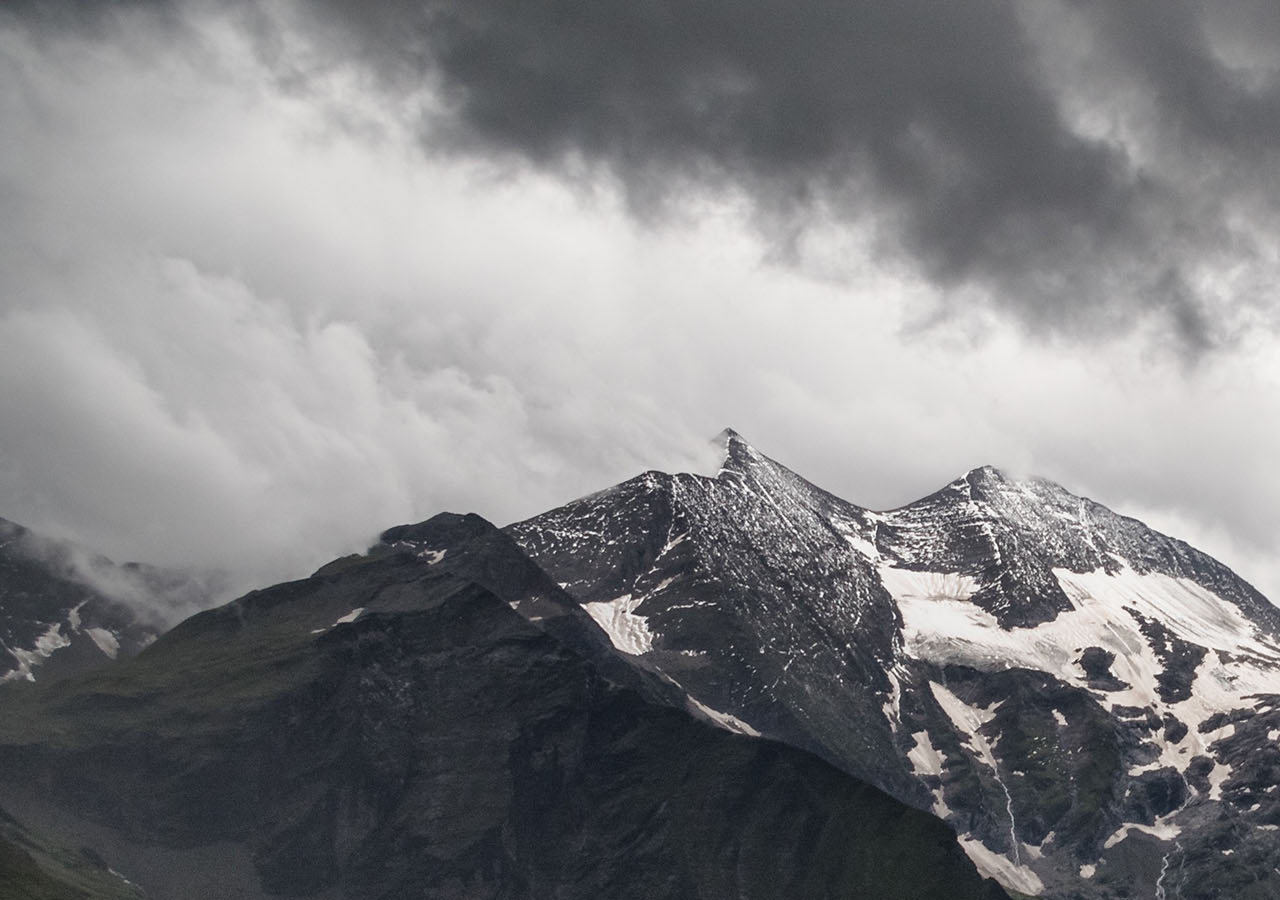
<file: src/main/webapp/WEB-INF/html/boottemplate.html>
<!DOCTYPE html>
<html lang="en">
<head>
    <meta charset="utf-8">
    <meta http-equiv="X-UA-Compatible" content="IE=edge">
    <meta name="viewport" content="width=device-width, initial-scale=1">
    <!-- The above 3 meta tags *must* come first in the head; any other head content must come *after* these tags -->
    <title>Bootstrap 101 Template</title>

    <!-- Bootstrap -->
    <link href="../assets/css/bootstrap.min.css" rel="stylesheet">
    <link href="../assets/css/login.css" rel="stylesheet">

    <!-- HTML5 shim and Respond.js for IE8 support of HTML5 elements and media queries -->
    <!-- WARNING: Respond.js doesn't work if you view the page via file:// -->
    <!--[if lt IE 9]>
    <script src="https://oss.maxcdn.com/html5shiv/3.7.3/html5shiv.min.js"></script>
    <script src="https://oss.maxcdn.com/respond/1.4.2/respond.min.js"></script>
    <![endif]-->
</head>
<body>


<!-- jQuery (necessary for Bootstrap's JavaScript plugins) -->
<script src="https://ajax.googleapis.com/ajax/libs/jquery/1.12.4/jquery.min.js"></script>
<!-- Include all compiled plugins (below), or include individual files as needed -->
<script src="../assets/js/bootstrap.min.js"></script>
</body>
</html>
</file>
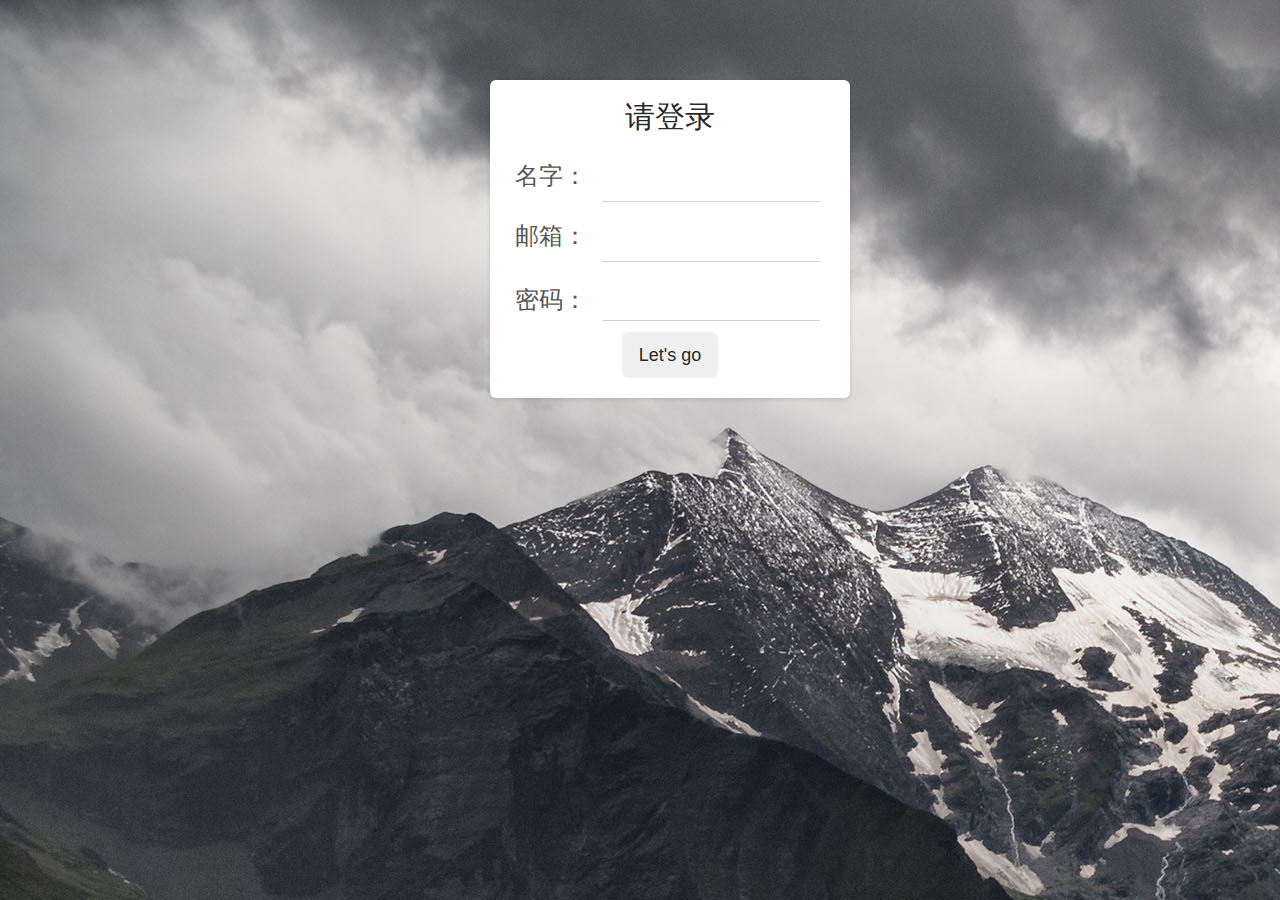
<file: src/main/webapp/WEB-INF/html/login.html>
<!DOCTYPE html>
<html lang="en">
<head>
    <meta charset="utf-8">
    <meta http-equiv="X-UA-Compatible" content="IE=edge">
    <meta name="viewport" content="width=device-width, initial-scale=1">
    <!-- The above 3 meta tags *must* come first in the head; any other head content must come *after* these tags -->
    <title>Bootstrap 101 Template</title>

    <!-- Bootstrap -->
    <link href="../assets/css/bootstrap.min.css" rel="stylesheet">
    <link href="../assets/css/login.css" rel="stylesheet">

    <!-- HTML5 shim and Respond.js for IE8 support of HTML5 elements and media queries -->
    <!-- WARNING: Respond.js doesn't work if you view the page via file:// -->
    <!--[if lt IE 9]>
    <script src="https://oss.maxcdn.com/html5shiv/3.7.3/html5shiv.min.js"></script>
    <script src="https://oss.maxcdn.com/respond/1.4.2/respond.min.js"></script>
    <![endif]-->
</head>
<body>

<div id="mainbody" class="wrapper wrapper-full-page">
    <div class="full-page login-page" filter-color="black" data-image="../assets/img/login.jpeg">
        <!--   you can change the color of the filter page using: data-color="blue | purple | green | orange | red | rose " -->
        <div class="content">
            <div class="container">
                <div class="row">
                    <div class="col-md-4 col-sm-6 col-md-offset-4 col-sm-offset-3">
                        <form method="#" action="#" class="form-signin">
                            <div class="card card-login">
                                <div class="form-signin-heading text-center">
                                    <h2>请登录</h2>
                                </div>
                                <!--  表单输入组 以及白色卡片，
                                      文本自动居中   text-center
                                      宽度 百分比布局  width:30%  witdh:70%
                                      f12  复制节点html内容,主要是 分层思想 那三个板块
                                      复制 计算后 css样式 ，放到相应类中 .input-group
                                      -->
                                <div class="card-content">
                                    <div class="input-group">
                                            <span class="input-group-addon">
                                                <i class="material-icons">名字：</i>
                                            </span>
                                        <div class="form-group label-floating is-empty">
                                            <label class="control-label"></label>
                                            <input class="form-control" type="text">
                                            <span class="material-input"></span></div>
                                    </div>
                                    <div class="input-group">
                                            <span class="input-group-addon">
                                                <i class="material-icons">邮箱：</i>
                                            </span>
                                        <div class="form-group label-floating is-empty">
                                            <label class="control-label"></label>
                                            <input class="form-control" type="email">
                                            <span class="material-input"></span></div>
                                    </div>
                                    <div class="input-group">
                                            <span class="input-group-addon">
                                                <i class="material-icons">密码：</i>
                                            </span>
                                        <div class="form-group label-floating is-empty">
                                            <label class="control-label"></label>
                                            <input class="form-control" type="password">
                                            <span class="material-input"></span></div>
                                    </div>
                                </div>

                                <div class="footer text-center">
                                    <button type="submit" class="btn btn-rose btn-simple btn-wd btn-lg">Let's go</button>
                                </div>
                            </div>
                        </form>
                    </div>
                </div>
            </div>
        </div>

        <div class="full-page-background" style="background-image: url(../assets/img/login.jpeg) "></div></div>
</div>
<!-- jQuery (necessary for Bootstrap's JavaScript plugins) -->
<script src="https://ajax.googleapis.com/ajax/libs/jquery/1.12.4/jquery.min.js"></script>
<!-- Include all compiled plugins (below), or include individual files as needed -->
<script src="../assets/js/bootstrap.min.js"></script>
</body>
</html>
</file>
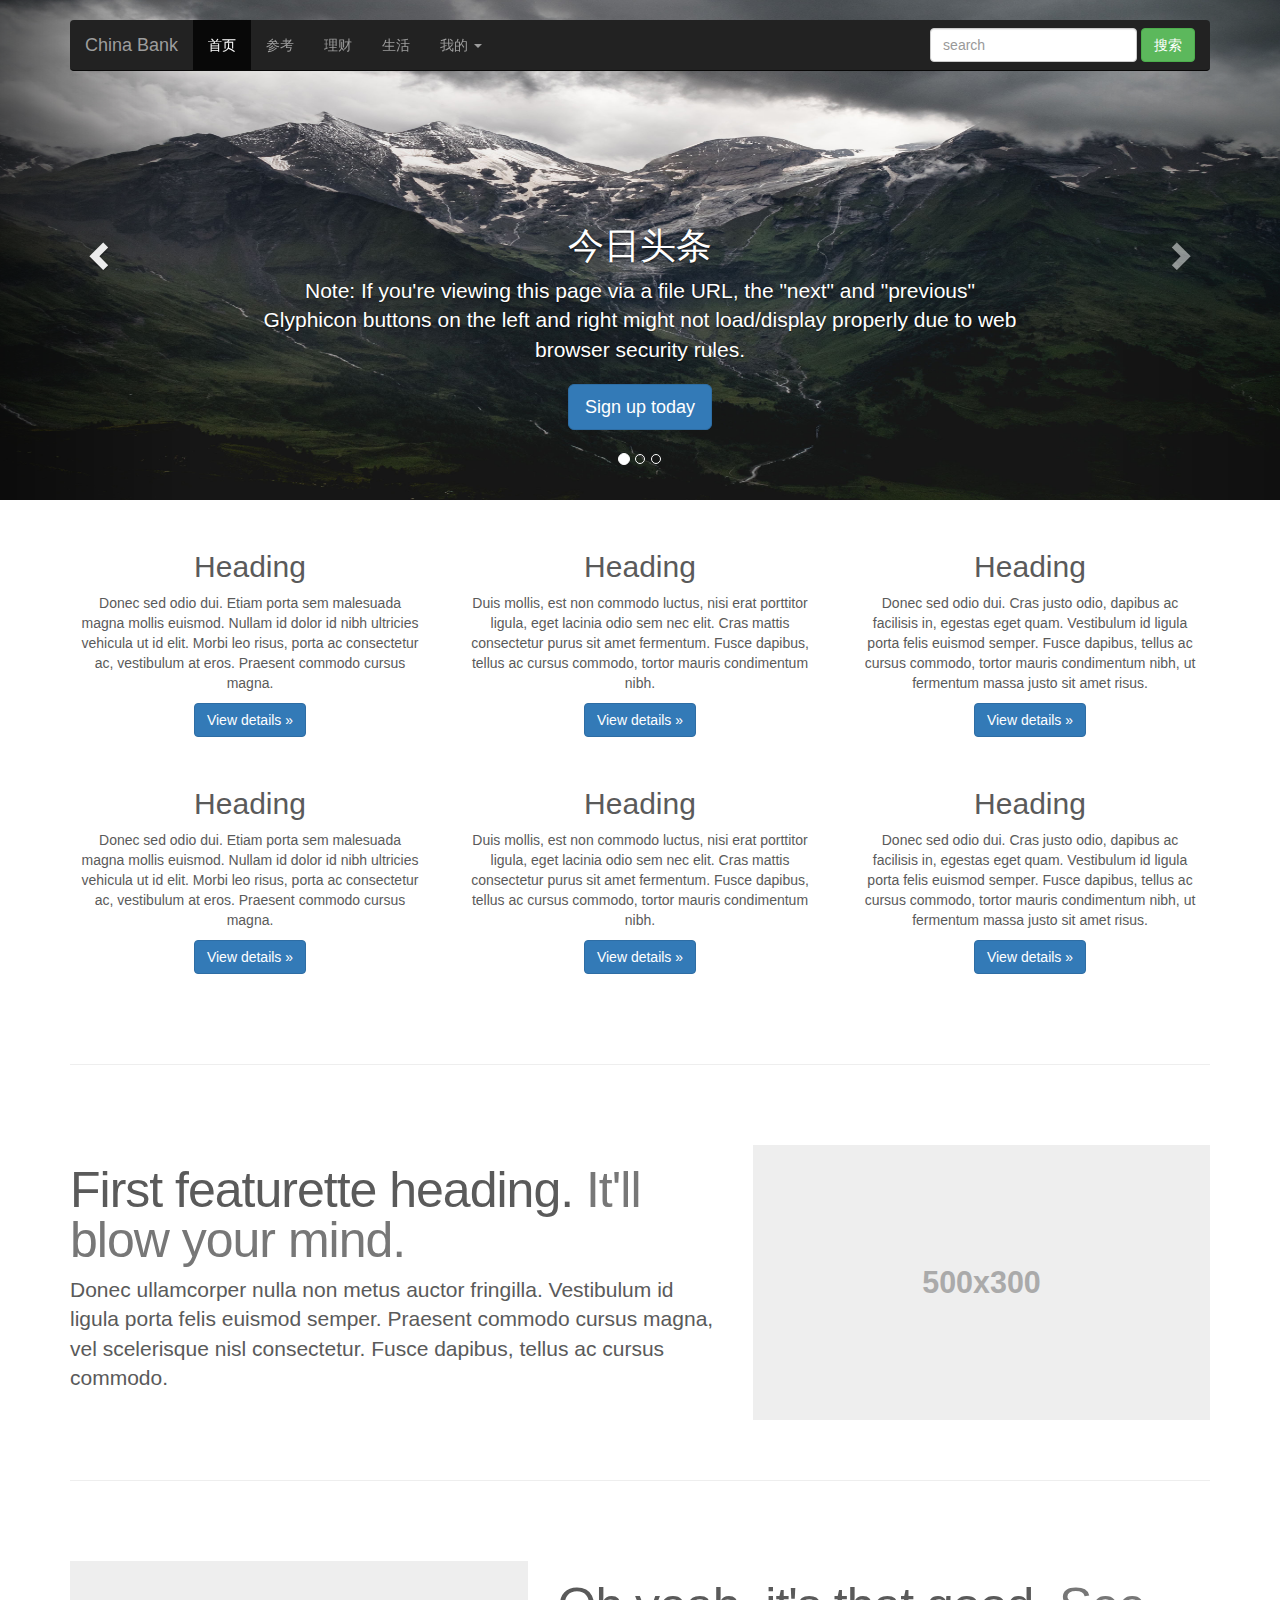
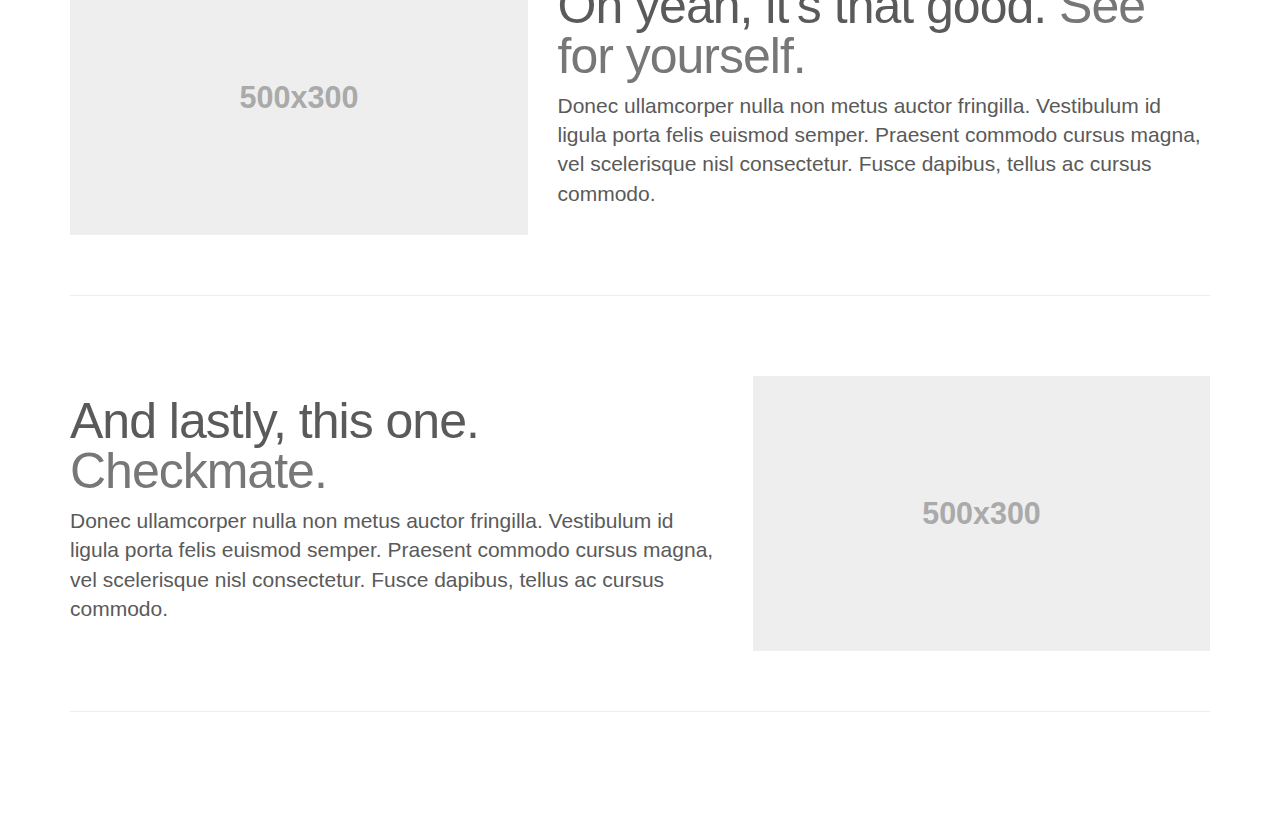
<file: src/main/webapp/WEB-INF/html/main.html>
<!DOCTYPE html>
<html lang="en">
<head>
    <meta charset="utf-8">
    <meta http-equiv="X-UA-Compatible" content="IE=edge">
    <meta name="viewport" content="width=device-width, initial-scale=1">
    <!-- The above 3 meta tags *must* come first in the head; any other head content must come *after* these tags -->
    <meta name="description" content="">
    <meta name="author" content="">

    <title>Carousel Template for Bootstrap</title>

    <!-- Bootstrap core CSS -->
    <link href="../assets/css/bootstrap.min.css" rel="stylesheet">

    <link href="../assets/css/carousel.css" rel="stylesheet">

    <!-- HTML5 shim and Respond.js for IE8 support of HTML5 elements and media queries -->
    <!--[if lt IE 9]>
    <script src="https://oss.maxcdn.com/html5shiv/3.7.3/html5shiv.min.js"></script>
    <script src="https://oss.maxcdn.com/respond/1.4.2/respond.min.js"></script>
    <![endif]-->

    <!-- Custom styles for this template -->
</head>
<!-- NAVBAR
================================================== -->
<body>
<div class="navbar-wrapper">
    <div class="container">
        <!-- 导航大容器,布置位置 navbar-static-top，主题 navbar-inverse-->
        <nav class="navbar navbar-inverse navbar-static-top">
            <div class="container">   <!--导航容器,默认与布局有关-->
                <!-- 导航头-->
                <div class="navbar-header">
                    <button type="button" class="navbar-toggle collapsed" data-toggle="collapse" data-target="#navbar" aria-expanded="false" aria-controls="navbar">
                        <span class="sr-only">Toggle navigation</span>
                        <span class="icon-bar"></span>
                        <span class="icon-bar"></span>
                        <span class="icon-bar"></span>
                    </button>
                    <a class="navbar-brand" href="#">China Bank</a>
                </div>

                <!--导航容器-->
                <div id="navbar" class="navbar-collapse collapse">
                    <!--  导航列表,加下拉框，以及响应式触发  -->
                    <ul class="nav navbar-nav">
                        <li class="active"><a href="#">首页</a></li>
                        <li><a href="#about">参考</a></li>
                        <li><a href="#contact">理财</a></li>
                        <li><a href="#contact">生活</a></li>
                        <!--触发式下拉菜单-->
                        <li class="dropdown">
                            <a href="#" class="dropdown-toggle" data-toggle="dropdown" role="button" aria-haspopup="true" aria-expanded="false">我的 <span class="caret"></span></a>
                            <ul class="dropdown-menu">
                                <li><a href="#">个人主页</a></li>
                                <li><a href="#">修改信息</a></li>
                                <li><a href="#">管理登录</a></li>
                                <li role="separator" class="divider"></li>   <!--分割付-->
                               <!-- <li class="dropdown-header">登录注册</li> -->
                                <li><a href="#">登录</a></li>
                                <li><a href="#">注册</a></li>
                            </ul>
                        </li>
                    </ul>

                    <!--  login and search-->
                    <form class="navbar-form navbar-right">
                        <div class="form-group">
                            <input type="text" placeholder="search" class="form-control">
                        </div>
                        <!--
                        <div class="form-group">
                            <input type="password" placeholder="Password" class="form-control">
                        </div>
                        -->
                        <button type="submit" class="btn btn-success">搜索</button>
                    </form>

                </div>
            </div>
        </nav>

    </div>
</div>



<!-- Carousel
================================================== -->
<div id="myCarousel" class="carousel slide" data-ride="carousel">     <!--必须加js文件才能动，在home那个js文件中-->
    <!-- Indicators  下面三个小圆索引 -->
    <ol class="carousel-indicators">
        <li data-target="#myCarousel" data-slide-to="0" class="active"></li>
        <li data-target="#myCarousel" data-slide-to="1"></li>
        <li data-target="#myCarousel" data-slide-to="2"></li>
    </ol>

    <div class="carousel-inner" role="listbox">
        <!--广告通知具体每一项-->
        <div class="item active">
            <img class="first-slide" src="../assets/img/login.jpeg" alt="First slide">
            <div class="container">
                <div class="carousel-caption">
                    <h1>今日头条</h1>
                    <p>Note: If you're viewing this page via a file URL, the "next" and "previous" Glyphicon buttons on the left and right might not load/display properly due to web browser security rules.</p>
                    <p><a class="btn btn-lg btn-primary" href="#" role="button">Sign up today</a></p>
                </div>
            </div>
        </div>

        <div class="item">
            <img class="second-slide" src="../assets/img/login.jpeg" alt="Second slide">
            <div class="container">
                <div class="carousel-caption">
                    <h1>理财主题</h1>
                    <p>Cras justo odio, dapibus ac facilisis in, egestas eget quam. Donec id elit non mi porta gravida at eget metus. Nullam id dolor id nibh ultricies vehicula ut id elit.</p>
                    <p><a class="btn btn-lg btn-primary" href="#" role="button">Learn more</a></p>
                </div>
            </div>
        </div>

        <div class="item">
            <img class="third-slide" src="../assets/img/login.jpeg" alt="Third slide">
            <div class="container">
                <div class="carousel-caption">
                    <h1>楼市关注</h1>
                    <p>Cras justo odio, dapibus ac facilisis in, egestas eget quam. Donec id elit non mi porta gravida at eget metus. Nullam id dolor id nibh ultricies vehicula ut id elit.</p>
                    <p><a class="btn btn-lg btn-primary" href="#" role="button">Browse more</a></p>
                </div>
            </div>
        </div>
    </div>
    <!-- 左右话滑动导航光标-->
    <a class="left carousel-control" href="#myCarousel" role="button" data-slide="prev">
        <span class="glyphicon glyphicon-chevron-left" aria-hidden="true"></span>
        <span class="sr-only">Previous</span>
    </a>
    <a class="right carousel-control" href="#myCarousel" role="button" data-slide="next">
        <span class="glyphicon glyphicon-chevron-right" aria-hidden="true"></span>    <!--图形在fonts文件内，不需引入，必须导入fonts-->
        <span class="sr-only">Next</span>
    </a>
</div><!-- /.carousel -->

<div class="container marketing">
<!-- 广告通知下三行布局，显示常用功能快捷 -->
<div class="row">
    <div class="col-lg-4">   <!--一共12格，lg表示大设备，sm小设备等  4表示一共3列布局-->
        <!--  分块头图片--
        <img class="img-circle" src="" width="140" height="140">
        -->
        <h2>Heading</h2>
        <p>Donec sed odio dui. Etiam porta sem malesuada magna mollis euismod. Nullam id dolor id nibh ultricies vehicula ut id elit. Morbi leo risus, porta ac consectetur ac, vestibulum at eros. Praesent commodo cursus magna.</p>
        <p><a class="btn btn-primary" href="#" role="button">View details &raquo;</a></p>
    </div><!-- /.col-lg-4 -->
    <div class="col-lg-4">
        <!--
        <img class="img-circle" src="[data-uri]" alt="Generic placeholder image" width="140" height="140">
        -->
        <h2>Heading</h2>
        <p>Duis mollis, est non commodo luctus, nisi erat porttitor ligula, eget lacinia odio sem nec elit. Cras mattis consectetur purus sit amet fermentum. Fusce dapibus, tellus ac cursus commodo, tortor mauris condimentum nibh.</p>
        <p><a class="btn btn-primary" href="#" role="button">View details &raquo;</a></p>
    </div><!-- /.col-lg-4 -->
    <div class="col-lg-4">
        <!--
        <img class="img-circle" src="[data-uri]" alt="Generic placeholder image" width="140" height="140">
        -->
        <h2>Heading</h2>
        <p>Donec sed odio dui. Cras justo odio, dapibus ac facilisis in, egestas eget quam. Vestibulum id ligula porta felis euismod semper. Fusce dapibus, tellus ac cursus commodo, tortor mauris condimentum nibh, ut fermentum massa justo sit amet risus.</p>
        <p><a class="btn btn-primary" href="#" role="button">View details &raquo;</a></p>
    </div><!-- /.col-lg-4 -->
</div><!-- /.row -->
<!-- 广告通知下三行布局，显示常用功能快捷 -->
<div class="row">
    <div class="col-lg-4">   <!--一共12格，lg表示大设备，sm小设备等  4表示一共3列布局-->
        <!--  分块头图片--
        <img class="img-circle" src="" width="140" height="140">
        -->
        <h2>Heading</h2>
        <p>Donec sed odio dui. Etiam porta sem malesuada magna mollis euismod. Nullam id dolor id nibh ultricies vehicula ut id elit. Morbi leo risus, porta ac consectetur ac, vestibulum at eros. Praesent commodo cursus magna.</p>
        <p><a class="btn btn-primary" href="#" role="button">View details &raquo;</a></p>
    </div><!-- /.col-lg-4 -->
    <div class="col-lg-4">
        <!--
        <img class="img-circle" src="[data-uri]" alt="Generic placeholder image" width="140" height="140">
        -->
        <h2>Heading</h2>
        <p>Duis mollis, est non commodo luctus, nisi erat porttitor ligula, eget lacinia odio sem nec elit. Cras mattis consectetur purus sit amet fermentum. Fusce dapibus, tellus ac cursus commodo, tortor mauris condimentum nibh.</p>
        <p><a class="btn btn-primary" href="#" role="button">View details &raquo;</a></p>
    </div><!-- /.col-lg-4 -->
    <div class="col-lg-4">
        <!--
        <img class="img-circle" src="[data-uri]" alt="Generic placeholder image" width="140" height="140">
        -->
        <h2>Heading</h2>
        <p>Donec sed odio dui. Cras justo odio, dapibus ac facilisis in, egestas eget quam. Vestibulum id ligula porta felis euismod semper. Fusce dapibus, tellus ac cursus commodo, tortor mauris condimentum nibh, ut fermentum massa justo sit amet risus.</p>
        <p><a class="btn btn-primary" href="#" role="button">View details &raquo;</a></p>
    </div><!-- /.col-lg-4 -->
</div><!-- /.row -->

    <!--主页下每个块主题，左右布局-->
    <hr class="featurette-divider">
    <div class="row featurette">
        <div class="col-md-7">
            <h2 class="featurette-heading">First featurette heading. <span class="text-muted">It'll blow your mind.</span></h2>
            <p class="lead">Donec ullamcorper nulla non metus auctor fringilla. Vestibulum id ligula porta felis euismod semper. Praesent commodo cursus magna, vel scelerisque nisl consectetur. Fusce dapibus, tellus ac cursus commodo.</p>
        </div>
        <div class="col-md-5">
            <img class="featurette-image img-responsive center-block" data-src="holder.js/500x300/auto" alt="Generic placeholder image">
        </div>
    </div>


    <!--分割符，分割线，上下有边距-->
    <hr class="featurette-divider">
    <!--主页下每个块主题，左右布局-->
    <div class="row featurette">
        <!--右7行 文字, push-5 往右移动5格单位-->
        <div class="col-md-7 col-md-push-5">
            <h2 class="featurette-heading">Oh yeah, it's that good. <span class="text-muted">See for yourself.</span></h2>
            <p class="lead">Donec ullamcorper nulla non metus auctor fringilla. Vestibulum id ligula porta felis euismod semper. Praesent commodo cursus magna, vel scelerisque nisl consectetur. Fusce dapibus, tellus ac cursus commodo.</p>
        </div>
        <!--左 5行 图片 ， pull-7 往左拉7各单位-->
        <div class="col-md-5 col-md-pull-7">
            <img class="featurette-image img-responsive center-block" data-src="holder.js/500x300/auto" alt="Generic placeholder image">
        </div>
    </div>

    <!--主页下每个块主题，左右布局-->
    <hr class="featurette-divider">
    <div class="row featurette">
        <div class="col-md-7">
            <h2 class="featurette-heading">And lastly, this one. <span class="text-muted">Checkmate.</span></h2>
            <p class="lead">Donec ullamcorper nulla non metus auctor fringilla. Vestibulum id ligula porta felis euismod semper. Praesent commodo cursus magna, vel scelerisque nisl consectetur. Fusce dapibus, tellus ac cursus commodo.</p>
        </div>
        <div class="col-md-5">
            <img class="featurette-image img-responsive center-block" data-src="holder.js/500x300/auto" alt="Generic placeholder image">
        </div>
    </div>

    <hr class="featurette-divider">



</div>


<!-- Marketing messaging and featurettes
================================================== -->
<!-- Wrap the rest of the page in another container to center all the content. -->

<!-- Bootstrap core JavaScript
================================================== -->
<!-- Placed at the end of the document so the pages load faster -->
<script src="https://ajax.googleapis.com/ajax/libs/jquery/1.12.4/jquery.min.js"></script>
<script>window.jQuery || document.write('<script src="../assets/js/vendor/jquery.min.js"><\/script>')</script>
<script src="../assets/js/bootstrap.min.js"></script>
<!-- 使广告通知烂 动画动作的js文件 -->
<script src="../assets/js/holder.min.js"></script>

</body>
</html>
</file>
<file: src/main/webapp/WEB-INF/assets/css/login.css>
body{
    background-image: url(../../assets/img/login.jpeg);
}

#mainbody{

}

body {
    padding-top: 40px;
    padding-bottom: 40px;
    background-color: #eee;
}

.form-signin {
    max-width: 330px;
    padding: 15px;
    margin: 0 auto;
}
.form-signin .form-signin-heading,
.form-signin .checkbox {
    margin-bottom: 10px;
}
.form-signin .checkbox {
    font-weight: normal;
}
.form-signin .form-control {
    position: relative;
    height: auto;
    -webkit-box-sizing: border-box;
    -moz-box-sizing: border-box;
    box-sizing: border-box;
    padding: 10px;
    font-size: 16px;
}
.form-signin .form-control:focus {
    z-index: 2;
}
.form-signin input[type="email"] {
    margin-bottom: -1px;
    border-bottom-right-radius: 0;
    border-bottom-left-radius: 0;
}
.form-signin input[type="password"] {
    margin-bottom: 10px;
    border-top-left-radius: 0;
    border-top-right-radius: 0;
}


.card-login{
    background-attachment: scroll;
    background-clip: border-box;
    background-color: rgb(255, 255, 255);
    background-image: none;
    background-origin: padding-box;
    background-position: 0% 0%;
    background-position-x: 0%;
    background-position-y: 0%;
    background-repeat: repeat;
    background-size: auto auto;
    border-bottom-left-radius: 6px;
    border-bottom-right-radius: 6px;
    border-top-left-radius: 6px;
    border-top-right-radius: 6px;
    box-shadow: rgba(0, 0, 0, 0.14) 0px 1px 4px 0px;
    box-sizing: border-box;
    color: rgba(0, 0, 0, 0.87);
    display: inline-block;
    font-family: "Roboto","Helvetica","Arial",sans-serif;
    font-size: 14px;
    font-weight: 300;
    line-height: 21px;
    margin-bottom: 25px;
    margin-left: 0px;
    margin-right: 0px;
    margin-top: 25px;
    padding-bottom: 20px;
    position: relative;
    transform: matrix(1, 0, 0, 1, 0, 0);
    transition-delay: 0s;
    transition-duration: 0.3s;
    transition-property: all;
    transition-timing-function: linear;
    width: 360px;
}

.card-content{
    box-sizing: border-box;
    color: rgba(0, 0, 0, 0.87);
    font-family: "Roboto","Helvetica","Arial",sans-serif;
    font-size: 14px;
    font-weight: 300;
    line-height: 21px;
    padding-bottom: 0px;
    padding-left: 10px;
    padding-right: 30px;
    padding-top: 0px;
    position: relative;
}

.input-group{
    border-collapse: separate;
    box-sizing: border-box;
    color: rgba(0, 0, 0, 0.87);
    display: table;
    font-family: "Roboto","Helvetica","Arial",sans-serif;
    font-size: 14px;
    font-weight: 300;
    line-height: 21px;
    position: relative;
}

.input-group-addon{
    background-attachment: scroll;
    background-clip: border-box;
    background-color: transparent;
    background-image: none;
    background-origin: padding-box;
    background-position: 0% 0%;
    background-position-x: 0%;
    background-position-y: 0%;
    background-repeat: repeat;
    background-size: auto auto;
    border-bottom-color: rgb(85, 85, 85);
    border-bottom-left-radius: 4px;
    border-bottom-right-radius: 0px;
    border-bottom-style: none;
    border-bottom-width: 0px;
    border-collapse: separate;
    border-image-outset: 0 0 0 0;
    border-image-repeat: stretch stretch;
    border-image-slice: 100% 100% 100% 100%;
    border-image-source: none;
    border-image-width: 1 1 1 1;
    border-left-color: rgb(85, 85, 85);
    border-left-style: none;
    border-left-width: 0px;
    border-right-color: rgb(85, 85, 85);
    border-right-style: none;
    border-right-width: 0px;
    border-top-color: rgb(85, 85, 85);
    border-top-left-radius: 4px;
    border-top-right-radius: 0px;
    border-top-style: none;
    border-top-width: 0px;
    box-sizing: border-box;
    color: rgb(85, 85, 85);
    display: table-cell;
    font-family: "Roboto","Helvetica","Arial",sans-serif;
    font-size: 14px;
    font-weight: 400;
    line-height: 14px;
    padding-bottom: 0px;
    padding-left: 15px;
    padding-right: 15px;
    padding-top: 6px;
    text-align: center;
    vertical-align: middle;
    white-space: nowrap;
    width: 30%;
    -moz-border-bottom-colors: none;
    -moz-border-left-colors: none;
    -moz-border-right-colors: none;
    -moz-border-top-colors: none;

}

.label-floating{
    border-collapse: separate;
    box-sizing: border-box;
    color: rgba(0, 0, 0, 0.87);
    font-family: "Roboto","Helvetica","Arial",sans-serif;
    font-size: 14px;
    font-weight: 300;
    line-height: 21px;
    margin-bottom: 0px;
    margin-left: 0px;
    margin-right: 0px;
    margin-top: 20px;
    padding-bottom: 10px;
    position: relative;
    width: 100%;
}

.control-label{
    border-collapse: separate;
    box-sizing: border-box;
    color: rgb(170, 170, 170);
    display: block;
    font-family: "Roboto","Helvetica","Arial",sans-serif;
    font-size: 14px;
    font-weight: 400;
    line-height: 20px;
    margin-bottom: 0px;
    margin-left: 0px;
    margin-right: 0px;
    margin-top: 16px;
    max-width: 266px;
    pointer-events: none;
    position: absolute;
    top: -7px;
    transition-delay: 0s;
    transition-duration: 0.3s;
    transition-property: all;
    transition-timing-function: ease;
    will-change: left, top, contents;
}

.form-control{
    background-color: transparent;
    background-image: linear-gradient(rgb(156, 39, 176), rgb(156, 39, 176)), linear-gradient(rgb(210, 210, 210), rgb(210, 210, 210));
    background-position: 50% 100%, 50% calc(-1px + 100%);
    background-position-x: 50%, 50%;
    background-position-y: 100%, calc(-1px + 100%);
    background-repeat: no-repeat;
    background-size: 0px 2px, 100% 1px;
    border-bottom-color: rgb(85, 85, 85);
    border-bottom-left-radius: 0px;
    border-bottom-right-radius: 0px;
    border-bottom-style: none;
    border-bottom-width: 0px;
    border-collapse: separate;
    border-image-outset: 0 0 0 0;
    border-image-repeat: stretch stretch;
    border-image-slice: 100% 100% 100% 100%;
    border-image-source: none;
    border-image-width: 1 1 1 1;
    border-left-color: rgb(85, 85, 85);
    border-left-style: none;
    border-left-width: 0px;
    border-right-color: rgb(85, 85, 85);
    border-right-style: none;
    border-right-width: 0px;
    border-top-color: rgb(85, 85, 85);
    border-top-left-radius: 0px;
    border-top-right-radius: 0px;
    border-top-style: none;
    border-top-width: 0px;
    box-shadow: none;
    box-sizing: border-box;
    color: rgb(85, 85, 85);
    display: table-cell;
    float: none;
    font-family: "Roboto","Helvetica","Arial",sans-serif;
    font-feature-settings: normal;
    font-kerning: auto;
    font-language-override: normal;
    font-size: 14px;
    font-size-adjust: none;
    font-stretch: normal;
    font-style: normal;
    font-synthesis: weight style;
    font-variant: normal;
    font-variant-alternates: normal;
    font-variant-caps: normal;
    font-variant-east-asian: normal;
    font-variant-ligatures: normal;
    font-variant-numeric: normal;
    font-variant-position: normal;
    font-weight: 400;
    height: 36px;
    line-height: 20px;
    margin-bottom: 0px;
    margin-left: 0px;
    margin-right: 0px;
    margin-top: 0px;
    padding-bottom: 7px;
    padding-left: 0px;
    padding-right: 0px;
    padding-top: 7px;
    position: relative;
    transition-delay: 0s;
    transition-duration: 0s;
    transition-property: background;
    transition-timing-function: ease-out;
    width: 266px;
    z-index: 2;
    -moz-border-bottom-colors: none;
    -moz-border-left-colors: none;
    -moz-border-right-colors: none;
    -moz-border-top-colors: none;
}

.material-input{
    border-collapse: separate;
    box-sizing: border-box;
    color: rgba(0, 0, 0, 0.87);
    font-family: "Roboto","Helvetica","Arial",sans-serif;
    font-size: 14px;
    font-weight: 300;
    line-height: 21px;

}

.material-icons{
    border-collapse: separate;
    box-sizing: border-box;
    color: rgb(85, 85, 85);
    direction: ltr;
    display: inline-block;
    font-family: "Material Icons";
    font-feature-settings: "liga";
    font-size: 24px;
    font-style: normal;
    font-weight: 400;
    letter-spacing: normal;
    line-height: 24px;
    overflow-wrap: normal;
    text-align: center;
    text-transform: none;
    white-space: nowrap;

}
</file>
<file: src/main/webapp/WEB-INF/assets/css/carousel.css>
/* GLOBAL STYLES
-------------------------------------------------- */
/* Padding below the footer and lighter body text */

body {
  padding-bottom: 40px;
  color: #5a5a5a;
}


/* CUSTOMIZE THE NAVBAR
-------------------------------------------------- */

/* Special class on .container surrounding .navbar, used for positioning it into place. */
.navbar-wrapper {
  position: absolute;
  top: 0;
  right: 0;
  left: 0;
  z-index: 20;
}

/* Flip around the padding for proper display in narrow viewports */
.navbar-wrapper > .container {
  padding-right: 0;
  padding-left: 0;
}
.navbar-wrapper .navbar {
  padding-right: 15px;
  padding-left: 15px;
}
.navbar-wrapper .navbar .container {
  width: auto;
}


/* CUSTOMIZE THE CAROUSEL
-------------------------------------------------- */

/* Carousel base class */
.carousel {
  height: 500px;
  margin-bottom: 30px;
}
/* Since positioning the image, we need to help out the caption */
.carousel-caption {
  z-index: 10;
}

/* Declare heights because of positioning of img element */
.carousel .item {
  height: 500px;
  background-color: #777;
}
.carousel-inner > .item > img {
  position: absolute;
  top: 0;
  left: 0;
  min-width: 100%;
  height: 500px;
}


/* MARKETING CONTENT
-------------------------------------------------- */

/* Center align the text within the three columns below the carousel */
.marketing .col-lg-4 {
  margin-bottom: 20px;
  text-align: center;
}

.marketing h2 {
  font-weight: normal;
}

.marketing .col-lg-4 p {
  margin-right: 10px;
  margin-left: 10px;
}


/* Featurettes
------------------------- */

.featurette-divider {
  margin-top: 60px ; /* Space out the Bootstrap <hr> more */
  margin-bottom: 80px;
}

/* Thin out the marketing headings */
.featurette-heading {
  font-weight: 300;
  line-height: 1;
  letter-spacing: -1px;
}


/* RESPONSIVE CSS
-------------------------------------------------- */

@media (min-width: 768px) {
  /* Navbar positioning foo */
  .navbar-wrapper {
    margin-top: 20px;
  }
  .navbar-wrapper .container {
    padding-right: 15px;
    padding-left: 15px;
  }
  .navbar-wrapper .navbar {
    padding-right: 0;
    padding-left: 0;
  }

  /* The navbar becomes detached from the top, so we round the corners */
  .navbar-wrapper .navbar {
    border-radius: 4px;
  }

  /* Bump up size of carousel content */
  .carousel-caption p {
    margin-bottom: 20px;
    font-size: 21px;
    line-height: 1.4;
  }

  .featurette-heading {
    font-size: 50px;
  }
}

@media (min-width: 992px) {
  .featurette-heading {
    margin-top: 20px;
  }
}
</file>
